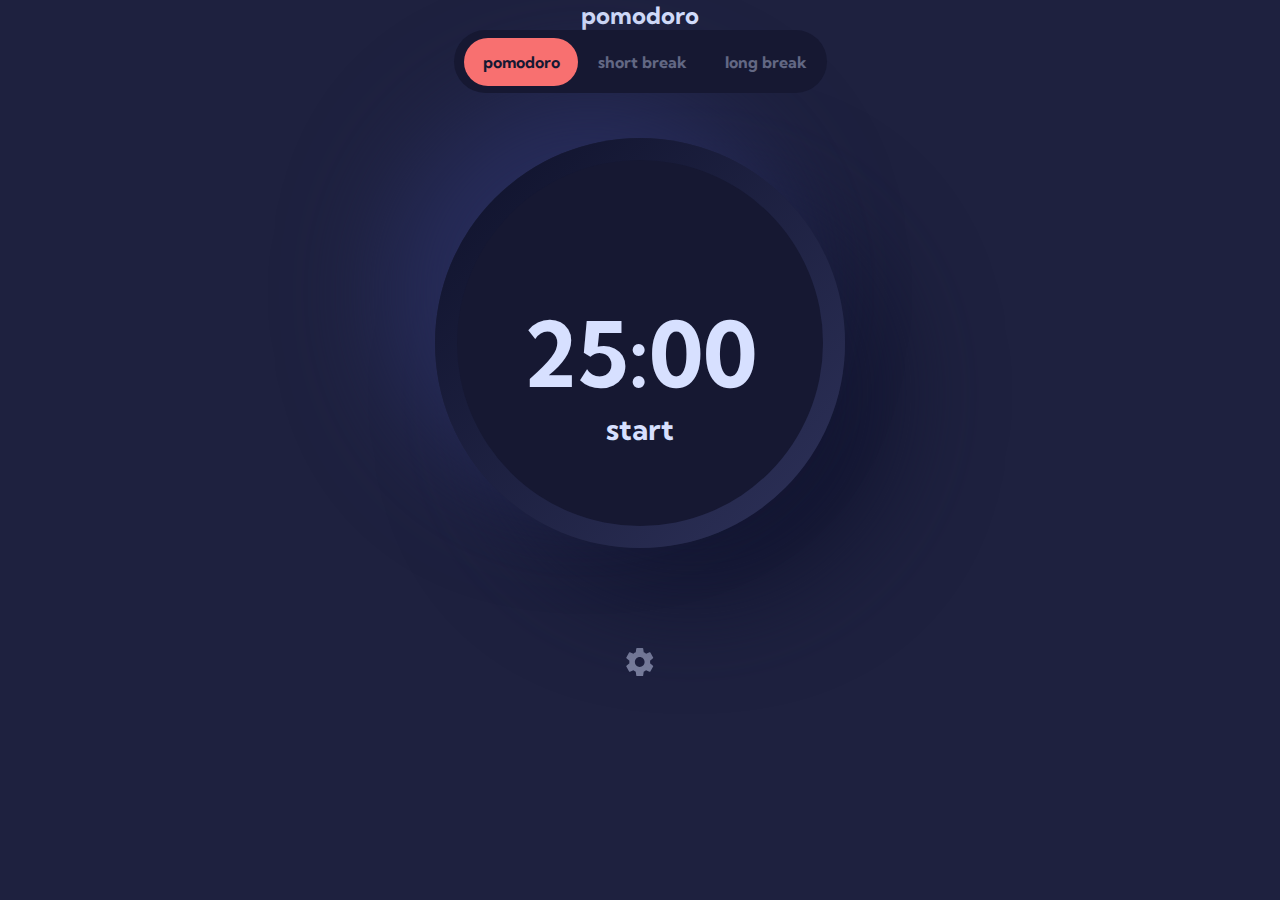
<file: index.html>
<!DOCTYPE html>
<html lang="en">
<head>
    <meta charset="UTF-8">
    <meta http-equiv="X-UA-Compatible" content="IE=edge">
    <meta name="viewport" content="width=device-width, initial-scale=1.0">
    <title>Document</title>
    <link rel="stylesheet" href="./css/style.css">
    <link href="https://fonts.googleapis.com/css2?family=Kumbh+Sans:wght@300;400;700&family=Roboto+Slab:wght@300;400;700&family=Space+Mono:wght@400;700&display=swap" rel="stylesheet" />

</head>
<body>

    <div class="container">
        <h2>pomodoro</h2>

        <div class='nav'>
            <ul>
                <li onclick="timer.select('pomodoro')"class = "pointer active">pomodoro</li>
                <li onclick="timer.select('shortbreak')" class = "pointer">short break</li>
                <li onclick="timer.select('longbreak')" class = "pointer">long break</li>
            </ul>
            <div id="indicator"></div>
        </div>

        <section id="timer" class="center">
            <div id="outercircle">
                <div id="innercircle">
                    <svg id="ring">
                        <circle r="163" cx = "50%" cy = "50%"></circle>
                    </svg>
                </div>
                <div id="textcontainer">
                    <h1 id="time">00:00</h1>
                    <h3 id="action" class = "pointer" onclick="action(this.innerText)">start</h3>
                </div>
            </div>
        </section>

        <section id="settings" class="center">
            <img class="pointer" src="./assets/icon-settings.svg" />
          </section>
          <section id="settingscontainer">
            <div id="formouter">
              <form>
                <div id="settingsheader">
                  <h2>Settings</h2>
                  <img
                    src="./assets/icon-close.svg"
                    id="close"
                    height="14px"
                    width="14px"
                    class="pointer"
                  />
                </div>
                <hr />
                <!-- 
                  Here be dragons.  This is basically what's happening in this blob
                  of code:
                  1. #settings<section> - time, font or color.
                  2. .inputs for the section to group them all,
                  3. .input for the individual input.
                  NOTE ON Number input types - Totally custom buttons and arrows needed
                  to match the figma file.  So I have
                  1. .inputbuttons which holds the replacement buttons.  They fire off
                      a function in index.js to handle incrementing/decrementing.
                -->
                <!-- Timer settings -->
                <div id="settingstime">
                  <h4>time (minutes)</h4>
                  <div id="inputs">
                    <div class="input">
                      <label for="pomodoro" class="body2">pomodoro</label>
                      <div class="inputnumber">
                        <!-- The actual input -->
                        <input
                          id="pomodoro"
                          type="number"
                          value="25"
                          class="body1"
                          min="0"
                        />
                        <!-- 
                          The nested replacement buttons
                          The button container
                        -->
                        <div class="inputbuttons">
                          <!-- 
                            The up and down arrows.
                          -->
                          <button type="button" class="uparrow" onclick="inc('pomodoro')">
                            <img src="./assets/icon-arrow-up.svg" />
                          </button>
                          <button type="button" class="downarrow" onclick="dec('pomodoro')">
                            <img src="./assets/icon-arrow-down.svg" />
                          </button>
                        </div>
                      </div>
                    </div>
                    <div class="input">
                      <label for="shortbreak" class="body2">short break</label>
                      <div class="inputnumber">
                        <input
                          id="shortbreak"
                          type="number"
                          value="5"
                          class="body1"
                          min="0"
                        />
                        <div class="inputbuttons">
                          <button type="button" class="uparrow" onclick="inc('shortbreak')">
                            <img src="./assets/icon-arrow-up.svg" />
                          </button>
                          <button type="button" class="downarrow" onclick="dec('shortbreak')">
                            <img src="./assets/icon-arrow-down.svg" />
                          </button>
                        </div>
                      </div>
                    </div>
                    <div class="input">
                      <label for="longbreak" class="body2">long break</label>
                      <div class="inputnumber">
                        <input
                          id="longbreak"
                          type="number"
                          value="15"
                          class="body1"
                          min="0"
                        />
                        <div class="inputbuttons">
                          <button type="button" class="uparrow" onclick="inc('longbreak')">
                            <img src="./assets/icon-arrow-up.svg" />
                          </button>
                          <button type="button" class="downarrow" onclick="dec('longbreak')">
                            <img src="./assets/icon-arrow-down.svg" />
                          </button>
                        </div>
                      </div>
                    </div>
                  </div>
                </div>
                <!-- Font Settings -->
                <div id="settingsfont">
                  <hr />
                  <div id="innerfont">
                    <h4>Font</h4>
                    <div class="circle font fontactive kumbh pointer">Aa</div>
                    <div class="circle font roboto pointer">Aa</div>
                    <div class="circle font mono pointer">Aa</div>
                  </div>
                </div>
                <!-- Color Settings -->
                <div id="settingscolor">
                  <hr />
                  <div id="innercolor">
                    <h4>Color</h4>
                    <div class="circle color orange coloractive pointer">
                      <img src="./assets/icon-check.svg" />
                    </div>
                    <div class="circle color blue pointer">
                      <img src="./assets/icon-check.svg" />
                    </div>
                    <div class="circle color purple pointer">
                      <img src="./assets/icon-check.svg" />
                    </div>
                  </div>
                </div>
                <div id="settingsbutton">
                  <button type="button" id="apply">apply</button>
                  <!-- 
                    This will act as the container for the apply button
                    color background that we can manipulate through settings.
                  -->
                  <div id="applybg"></div>
                </div>
              </form>
            </div>
            <div id="settingsoverlay"></div>
          </section>
    </div>










    <script src="./js/timer.js"></script>
    <script src="./js/index.js"></script>
    <script src="./js/settings.js"></script>

</body>
</html>
</file>
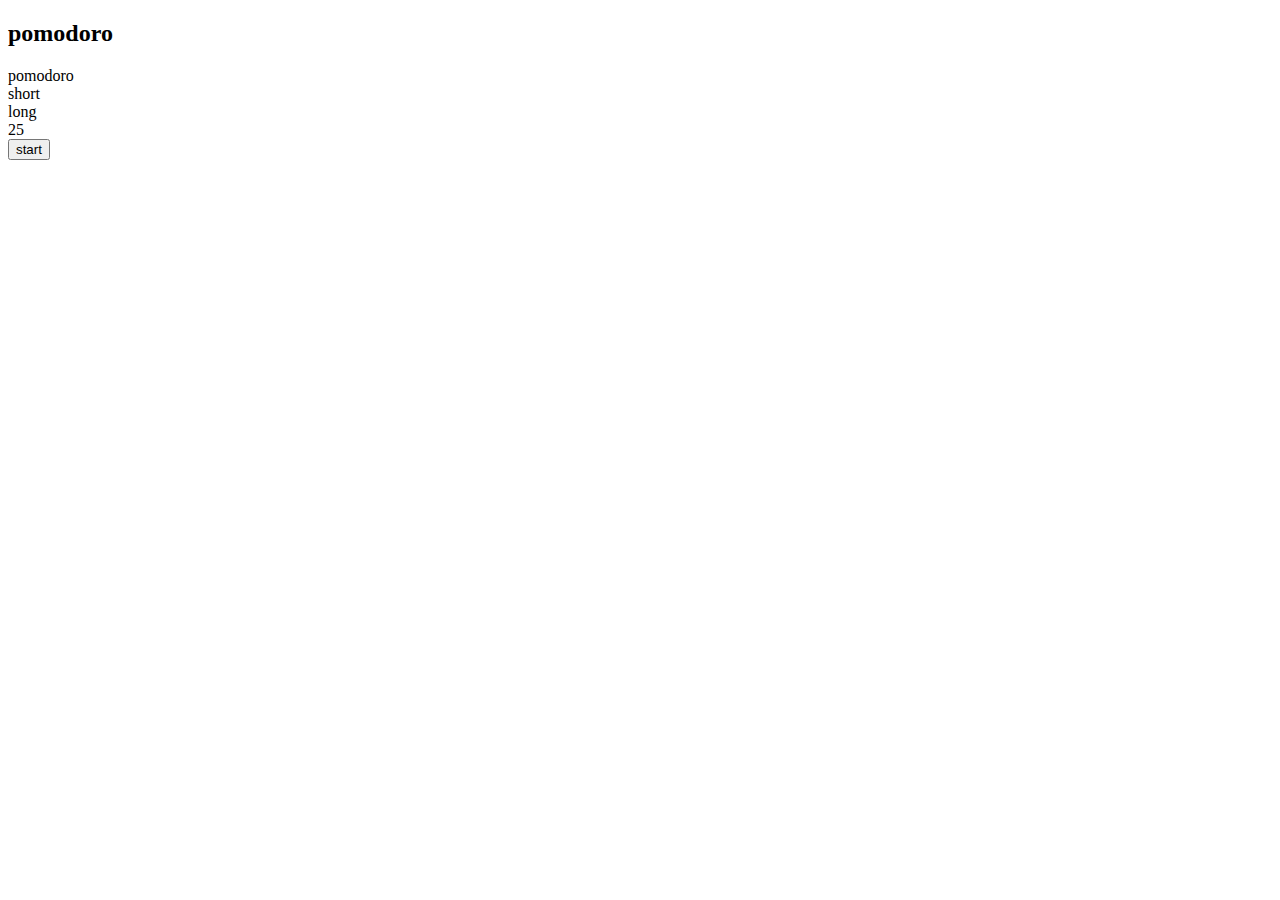
<file: test.html>
<!DOCTYPE html>
<html lang="en">
<head>
    <meta charset="UTF-8">
    <meta http-equiv="X-UA-Compatible" content="IE=edge">
    <meta name="viewport" content="width=device-width, initial-scale=1.0">
    <title>Document</title>
</head>
<body>
    <h2>pomodoro</h2>

    <nav>
        <div onclick="timer.select('pomodoro')" class = "pointer active">pomodoro</div>
        <div onclick="timer.select('shortbreak')" class = "pointer">short</div>
        <div onclick="timer.select('longbreak')" class = "pointer">long</div>
        <div id="time">25</div>
        <button onclick="timer.start()">start</button>
    </nav>
    

    <script src="./js/timer.js"></script>
    <script src="./js/settings.js"></script>
    <script src="./js/index.js"></script>
    <script>
        let timer = new Timer
    </script>
</body>
</html>
</file>
<file: css/style.css>
@import url('https://fonts.googleapis.com/css2?family=Kumbh+Sans:wght@300;400;700&display=swap');


:root{
    --orange: #f87070;
    --cyan: #70f3f8;
    --purple: #d881f8;
    --light-blue: #d7e0ff;
    --dark-blue: #1e213f;
    --darker-blue: #161832;
    --white: #fff;
    --beige: #eff1fa;
}

* {
    padding: 0;
    margin: 0;
    box-sizing:border-box;

}

body {
    font-family: "Kumbh Sans", sans-serif;
    color: var(--light-blue);
    background-color: var(--dark-blue)
}

form {
    position: relative;
    pointer-events: auto;
    margin: auto;
    border-radius: 25px;
    width: 550px;
    background-color: var(--white);
}



.container {
    display: flex;
    flex-direction: column;
    width: 100%;
    align-items: center;
}

.nav {
    border-radius: 50px;
    padding-left: 10px;
    width: 373px;
    height: 63px;
    background-color: var(--darker-blue);
    z-index: 99;
}

.nav ul {
    list-style-type: none;
    display: flex;
    justify-content: space-around;
    align-items: center;
    height: 100%;
    position: relative;
}

.nav ul li {
    opacity: .4;
    font-weight: 700;
    transition: opacity 10ms ease-out;;   
}

#indicator {
    background-color: var(--orange);
    border-radius: 50px;
    height: 48px;
    width: calc(95%/3);
    margin-top: -55px;
    transition: margin-left 300ms ease-out;

}

.pointer {
    user-select: none;
}

.pointer.active {
    color: var(--darker-blue);
    opacity: 1;
}

#outercircle {
    position: relative;
    margin-top: 45px;
    display: flex;
    height: 410px;
    width: 410px;
    border-radius:50%;
    background: linear-gradient(315deg, #2e325a 0%, #0e112a 100%);
    box-shadow: -50px -50px 100px #272c5a, 50px 50px 100px #121530;

}

#innercircle {
    margin: auto;
    display: flex;
    height: 366px;
    width: 366px;
    border-radius: 50%;
    background-color: var(--darker-blue);
}

#ring {
    margin: auto;
    width: 339px;
    height: 339px;
}

#textcontainer {
    position: absolute;
    text-align: center;
    width: 100%;
    top: 160px;
    font-size: 45px;
}

#action {
    font-size: 30px;
}

#ring circle{
    fill: transparent;
    stroke: var(--orange);
    stroke-width: 10px;
    stroke-dasharray: 1024, 1024;
    stroke-dashoffset: 1024;
    stroke-linecap: round;
    transform: rotate(-90deg);
    transform-origin: 50% 50%;
    transition: stroke-dashoffset 200ms ease-out;
}

/* Settings */
#settings {
    margin-top: 100px;
  }
  #settingscontainer {
    visibility: hidden;
    opacity: 0;
    z-index: 100;
    position: absolute;
    width: 100%;
    height: 100vh;
    transition: opacity ease-in 0.2s, visibility linear 0.5s;
  }
  /*
  DESIGN NOTE: 
  Form outer - sized to the window (because I have an overlay layer that has
  to sit ontop of the timer, I need another container that sits on top
  of THAT for the form.  The 'outer' is a div the size of the window.
  The 'inner' is the size of the actual settings form.
  */
  #formouter {
    pointer-events: none;
    position: absolute;
    z-index: 200;
    display: flex;
    width: 100%;
    height: 100vh;
  }
  #settingsheader {
    display: flex;
    justify-content: space-between;
    align-items: center;
    padding: 34px 40px;
  }
  #settingsheader > h2 {
    margin: 0;
    color: var(--darker-blue);
  }
  #settingstime {
    margin: 0 20px 0 40px;
  }
  #settingstime > h4 {
    display: flex;
    padding: 25px 0px;
    color: var(--darker-blue);
  }
  #settingsoverlay {
    pointer-events: auto;
    position: absolute;
    top: 0;
    width: 100%;
    height: 100vh;
    background: rgba(10, 12, 28, 0.5);
    z-index: 100;
  }
  #settingsfont {
    padding: 0 40px;
    margin: 24px 0;
    height: 40px;
    width: 100%;
    display: flex;
    flex-direction: column;
  }
  #settingsfont h4 {
    color: var(--darker-blue);
    margin-right: auto;
  }
  .circle {
    border-radius: 25px;
    margin-left: 16px;
    height: 40px;
    width: 40px;
    background-color: var(--beige);
    display: flex;
    align-items: center;
    justify-content: center;
    color: var(--darker-blue);
    user-select: none;
  }
  .fontactive {
    background-color: var(--darker-blue);
    color: var(--white);
  }
  .font:hover {
    border: 4px solid #fff;
    box-shadow: 0 0 2px #888;
  }
  .fontactive:hover {
    border: none;
    box-shadow: none;
  }
  #innerfont {
    margin: 24px 0;
    display: flex;
    align-items: center;
    height: 100%;
    width: 100%;
  }
  #settingscolor {
    padding: 24px 40px;
    padding-bottom: 60px;
    height: 40px;
    width: 100%;
    display: flex;
    flex-direction: column;
  }
  #settingscolor h4 {
    color: var(--darker-blue);
    margin-right: auto;
  }
  #innercolor {
    padding: 42px 0;
    display: flex;
    align-items: center;
    height: 100%;
    width: 100%;
  }
  #settingsbutton {
    margin-top: 90px;
    width: 100%;
    display: flex;
    align-items: center;
  }
  #apply {
    position: absolute;
    z-index: 140;
    bottom: -20px;
    left: calc(50% - 200px / 2);
    font-weight: bold;
    color: var(--white);
    text-transform: capitalize;
    font-size: 16px;
    height: 53px;
    width: 200px;
    background-color: transparent;
    border-radius: 50px;
    border-style: none;
    border: none;
    outline: none;
  }
  #apply:hover {
    background-color: rgba(255, 255, 255, 0.25);
  }
  #applybg {
    position: absolute;
    bottom: -20px;
    left: calc(50% - 200px / 2);
    font-weight: bold;
    height: 53px;
    width: 200px;
    background-color: var(--orange);
    border-radius: 50px;
    border-style: none;
    border: none;
    outline: none;
  }
  .color img {
    opacity: 0;
  }
  .coloractive img {
    opacity: 1;
  }
  .orange {
    background-color: var(--orange);
  }
  .blue {
    background-color: var(--cyan);
  }
  .purple {
    background-color: var(--purple);
  }
  .kumbh {
    font-family: "Kumbh Sans", sans-serif;
  }
  .roboto {
    font-family: "Roboto Slab", serif;
  }
  .mono {
    font-family: "Space Mono", monospace;
  }
  .inputs {
    display: flex;
  }
  .input {
    display: inline-flex;
    flex-direction: column;
    width: 140px;
    margin-right: 20px;
  }
  .input > label {
    color: var(--darker-blue);
    padding-bottom: 10px;
    opacity: 40%;
  }
  .input input {
    height: 48px;
    width: 80px;
    background-color: var(--beige);
    border: none;
    outline: none;
    appearance: text;
    color: var(--darker-blue);
  }
  /* 
    This is where we start working through the number inputs
    for the settings modal.  Lots of custom elements here!  Be warned!
  */
  /* Hide the up and down arrows. */
  .input input::-webkit-inner-spin-button,
  .input input::-webkit-outer-spin-button {
    -webkit-appearance: none;
    margin: 0;
  }
  .inputnumber {
    display: flex;
    background-color: var(--beige);
    justify-content: space-between;
    padding-left: 15px;
    padding-right: 15px;
    border-radius: 10px;
  }
  /* 
    Instead we're using input buttons to represent the up and
    down arrows.  They have to be in their own container and lined
    up next to the number input.
  */
  .inputbuttons {
    display: flex;
    flex-direction: column;
    background-color: var(--beige);
  }
  .inputbuttons button {
    flex-grow: 1;
    background-color: var(--beige);
    border: none;
    outline: none;
  }
  .inputbuttons button img {
    opacity: 0.25;
    transition: opacity 200ms ease-out;
  }
  .inputbuttons button img:hover {
    opacity: 1;
  }

  .center {
      margin-left: auto;
      margin-right: auto;
  }

  .body1 {
      font-weight:bold;
      font-size: 14px;
      line-height: 18px;
  }

  .body2 {
    font-weight:bold;
    font-size: 12px;
    line-height: 14px;
}
</file>
